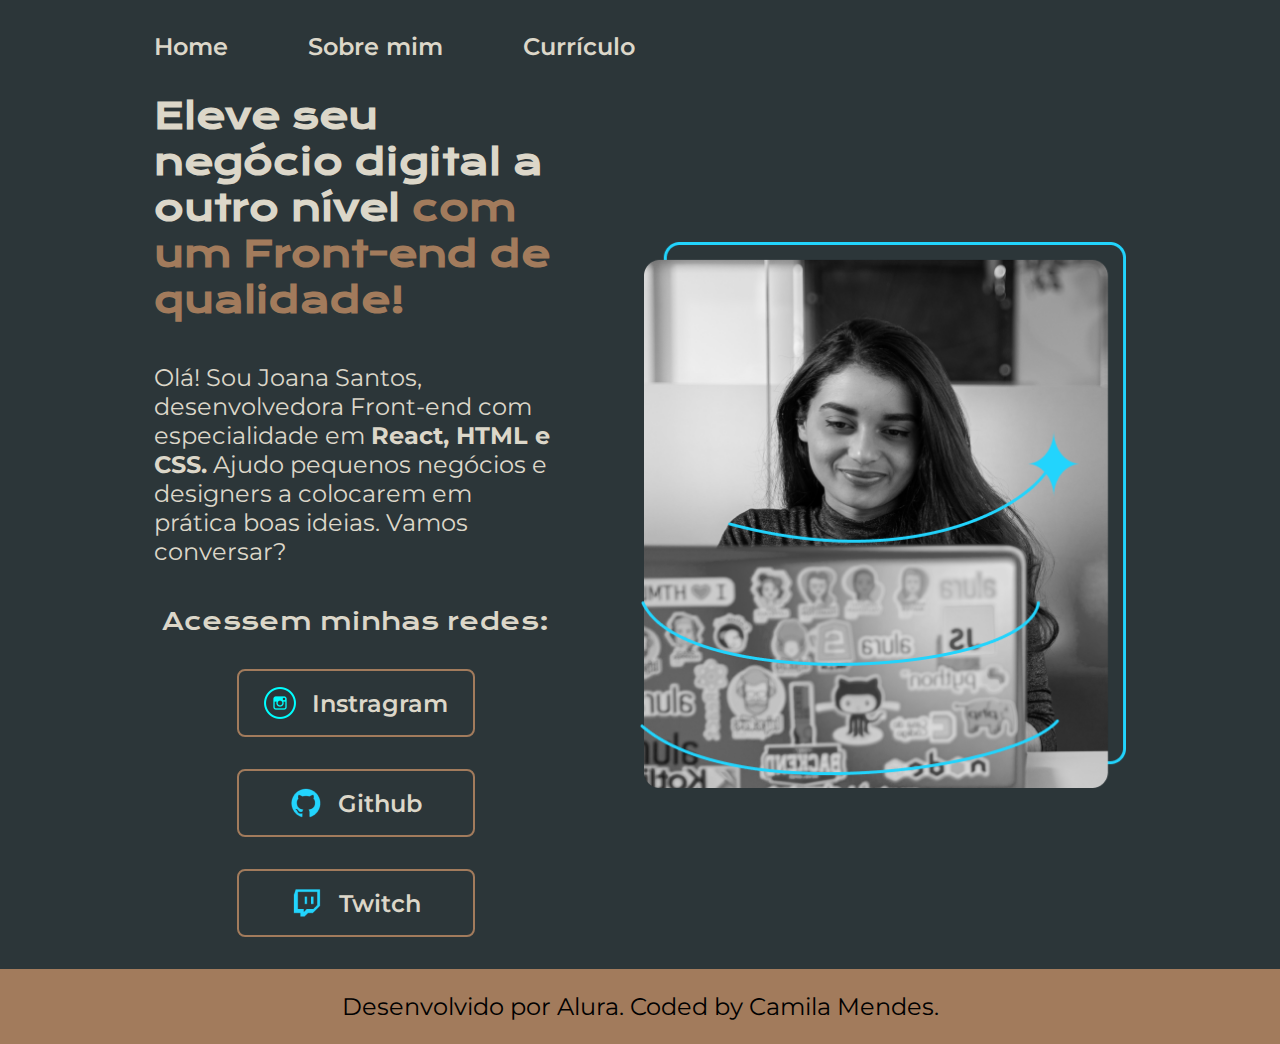
<file: index.html>
<!DOCTYPE html>
<html lang="pt-br">
    
<head>
    <meta charset="UTF-8">
    <meta http-equiv="X-UA-Compatible" content="IE=edge">
    <meta name="viewport" content="width=device-width, initial-scale=1.0">
    <title>Portifolio</title>
    <link rel="stylesheet" href="styles/style.css">
</head>

<body>
    <header class="cabecalho">
        <nav class="cabecalho__menu"> 
           <a class="cabecalho__menu__link" href="index.html">Home</a>
            <a class="cabecalho__menu__link"  href="about.html">Sobre mim</a>
            <a class="cabecalho__menu__link"  href="curriculo.html">Currículo</a>
        </nav>
    </header>
    <main class="apresentacao">
        <section class="apresentacao__conteudo"> 
            <h1 class="apresentacao__conteudo__titulo">Eleve seu negócio digital a outro nível <strong class="titulo-destaque">com um Front-end de qualidade!</strong></h1>
            <p class="apresentacao__conteudo__texto">Olá! Sou Joana Santos, desenvolvedora Front-end com especialidade em <strong> React, HTML e CSS.</strong> Ajudo pequenos negócios e designers a colocarem em prática boas ideias. Vamos conversar?</p>
            <div class="apresentacao__links">
                <h2 class="apresentacao__links__subtitulo"> Acessem minhas redes: </h2>
                <a class="apresentacao__links__navegacao" href="https://www.instagram.com/camilpx/">
                    <img class ="apresentacao__links__link__logo" src="assets/logo-instagram ciano.png" alt="Logo do Instagram">
                    Instragram 
                </a>
                <a class="apresentacao__links__navegacao" href="https://github.com">
                    <img src="assets/Logo-Github.png" alt="Logo do Github">
                    Github
                </a>
                <a class="apresentacao__links__navegacao" href="https://www.twitch.tv/tvcamila">
                    <img src="assets/Logo-Twitch.png" alt="Logo da Twitch">
                    Twitch
                </a>
            </div>
        </section>
        <img class="apresentacao__imagem" src="Imagem.png" alt="Foto da Joana Santos programando">
    </main>
    <footer class="rodape">
        <p class="rodape__texto"> Desenvolvido por Alura. Coded by Camila Mendes.</p>
    </footer>
</body>

</html>
</file>
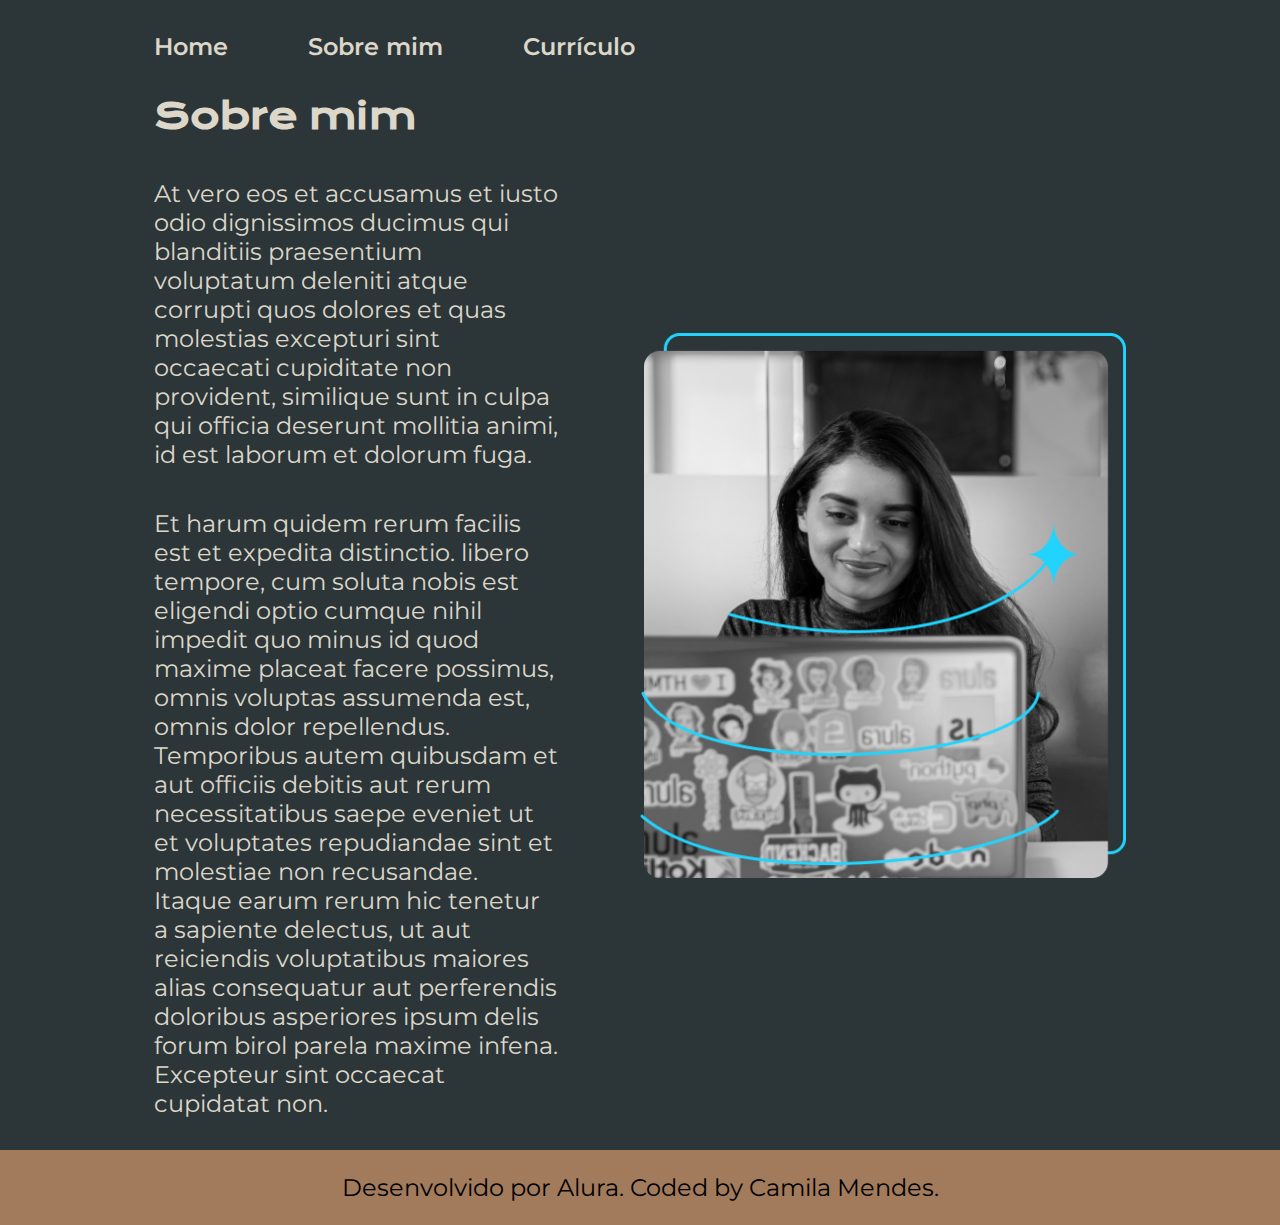
<file: about.html>
<!DOCTYPE html>
<html lang="pt-br">
<head>
    <meta charset="UTF-8">
    <meta http-equiv="X-UA-Compatible" content="IE=edge">
    <meta name="viewport" content="width=device-width, initial-scale=1.0">
    <title>Sobre mim</title>
    <link rel="stylesheet" href="styles/style.css">
</head>
<body>
    <header class="cabecalho">
        <nav class="cabecalho__menu"> 
           <a class="cabecalho__menu__link" href="index.html">Home</a>
            <a class="cabecalho__menu__link"  href="about.html">Sobre mim</a>
            <a class="cabecalho__menu__link"  href="curriculo.html">Currículo</a>
        </nav>
    </header>
    
    <main class="apresentacao">
        <section class="apresentacao__conteudo">
            <h1 class="apresentacao__conteudo__titulo">Sobre mim</h1>
            <p class="apresentacao__conteudo__texto">At vero eos et accusamus et iusto odio dignissimos ducimus qui blanditiis praesentium voluptatum deleniti atque corrupti quos dolores et quas molestias excepturi sint occaecati cupiditate non provident, similique sunt in culpa qui officia deserunt mollitia animi, id est laborum et dolorum fuga. </p>
            <p class="apresentacao__conteudo__texto"> Et harum quidem rerum facilis est et expedita distinctio. libero tempore, cum soluta nobis est eligendi optio cumque nihil impedit quo minus id quod maxime placeat facere possimus, omnis voluptas assumenda est, omnis dolor repellendus. Temporibus autem quibusdam et aut officiis debitis aut rerum necessitatibus saepe eveniet ut et voluptates repudiandae sint et molestiae non recusandae. Itaque earum rerum hic tenetur a sapiente delectus, ut aut reiciendis voluptatibus maiores alias consequatur aut perferendis doloribus asperiores ipsum delis forum birol parela maxime infena. Excepteur sint occaecat cupidatat non. </p>
        </section>
        <img class="apresentacao__imagem" src="Imagem.png" alt="Foto da Joana Santos programando">
    </main>
    
    <footer class="rodape">
        <p class="rodape__texto"> Desenvolvido por Alura. Coded by Camila Mendes.</p>
    </footer>
</body>
</html>
</file>
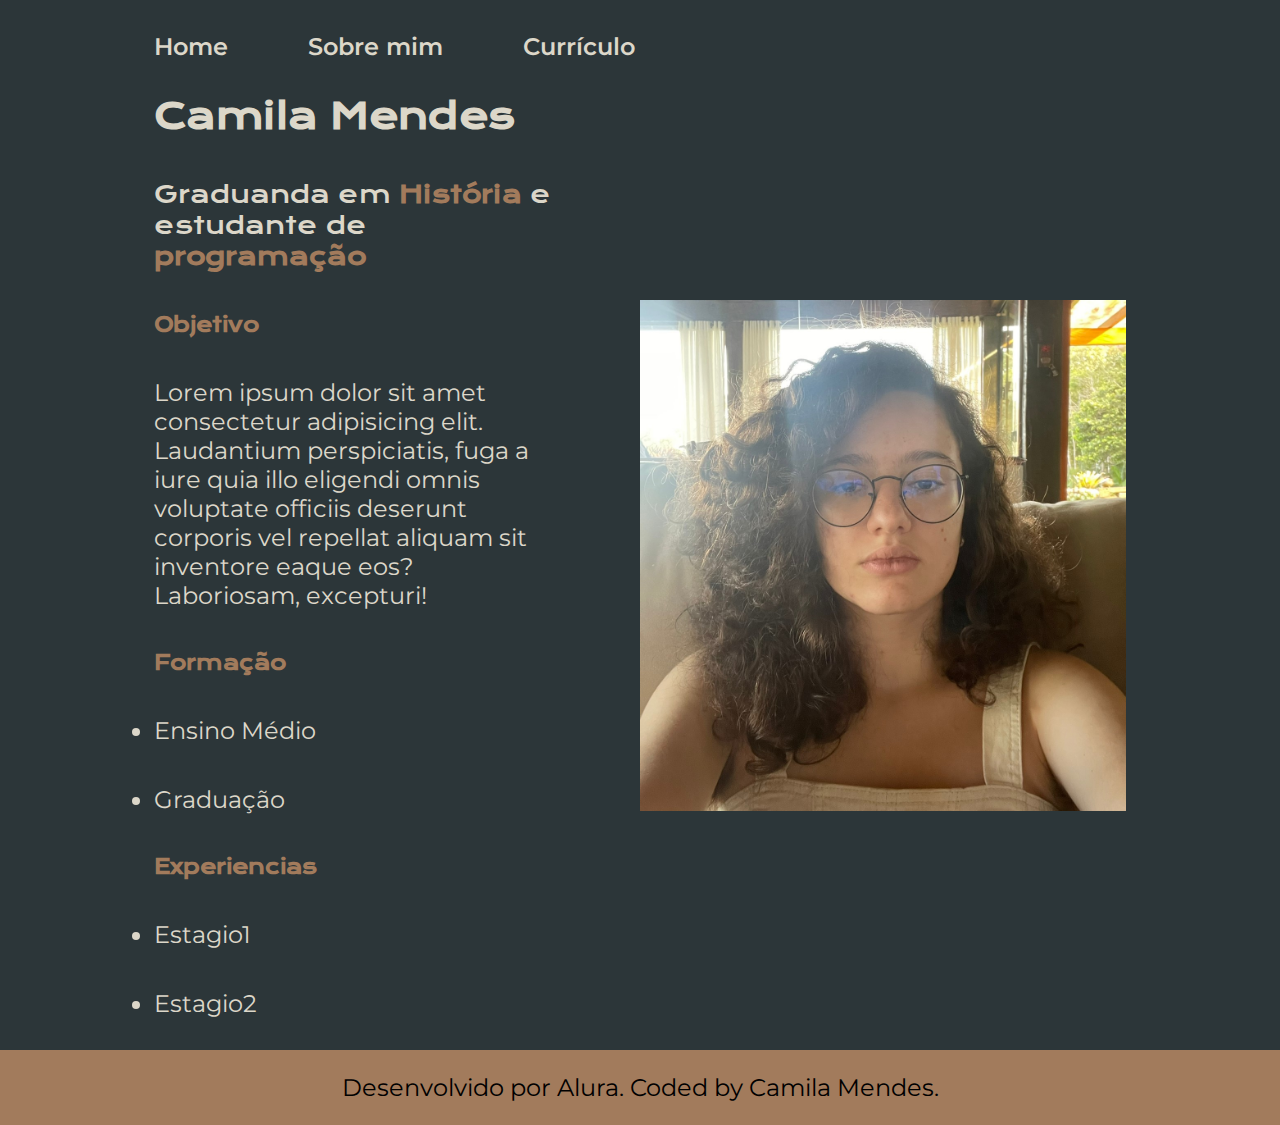
<file: curriculo.html>
<!DOCTYPE html>
<html lang="pt-br">
<head>
    <meta charset="UTF-8">
    <meta http-equiv="X-UA-Compatible" content="IE=edge">
    <meta name="viewport" content="width=device-width, initial-scale=1.0">
    <title>Currículo</title>
    <link rel="stylesheet" href="styles/style.css">
</head>
<body>
    <header class="cabecalho">
        <nav class="cabecalho__menu"> 
           <a class="cabecalho__menu__link" href="index.html">Home</a>
            <a class="cabecalho__menu__link"  href="about.html">Sobre mim</a>
            <a class="cabecalho__menu__link"  href="curriculo.html">Currículo</a>
        </nav>
    </header>

    <main class="apresentacao">
         <section class="apresentacao__conteudo">
            <h1 class="apresentacao__conteudo__titulo" >Camila Mendes</h1>
            <h2 class="apresentacao__links__subtitulo"> Graduanda em <strong class="titulo-destaque"> História </strong> e estudante de <strong class="titulo-destaque"> programação </strong> </h2>
            <h3 class="apresentacao__conteudo__subtitulo2">Objetivo</h3>
            <p class="apresentacao__conteudo__texto" >Lorem ipsum dolor sit amet consectetur adipisicing elit. Laudantium perspiciatis, fuga a iure quia illo eligendi omnis voluptate officiis deserunt corporis vel repellat aliquam sit inventore eaque eos? Laboriosam, excepturi!</p>
            <h3  class="apresentacao__conteudo__subtitulo2" >Formação</h3>
            <li class="apresentacao__conteudo_lista">Ensino Médio</li>
            <li class="apresentacao__conteudo_lista">Graduação</li>
            <h3  class="apresentacao__conteudo__subtitulo2" >Experiencias</h3>
            <li class="apresentacao__conteudo_lista" >Estagio1</li>
            <li class="apresentacao__conteudo_lista" >Estagio2</li>
         </section>
        <img class= apresentacao__imagem src="assets/perfil-camila.jpeg" alt="Foto da Camila Mendes">
    </main>

    <footer class="rodape">
        <p class="rodape__texto"> Desenvolvido por Alura. Coded by Camila Mendes.</p>
    </footer>
</body>
</html>
</file>
<file: styles/style.css>
@import url('https://fonts.googleapis.com/css2?family=Krona+One&family=Montserrat:wght@400;600&display=swap');

:root {
    --cor-primaria: #2C3639;
    --cor-secundaria: #DCD7C9; 
    --cor-tercearia: #A27B5C;  
    --cor-hover: #3F4E4F;

    --fonte-primaria: 'Krona One', sans-serif;
    --fonte-secundaria: 'Montserrat', sans-serif;
}

* {
    margin: 0;
    padding: 0;
    text-decoration: none;
}

body {
    /* height: 100vh; */
    box-sizing: border-box;
    background-color: var(--cor-primaria);
    color: var(--cor-secundaria);
}

.cabecalho {
    /* padding aqui */
    padding: 2.5% 0% 0% 12%
}

.cabecalho__menu {
/*  flex box aqui: gaps  */
    display: flex;
    gap: 80px;
}

.cabecalho__menu__link {
    font-family: var(--fonte-secundaria);
    font-weight: 600;
    font-size: 1.5rem;
    color: var(--cor-secundaria);
}


.apresentacao {
    padding: 2.5% 12%;
    display: flex;
    align-items: center;
    justify-content: space-between;
    gap: 82px;
}

.apresentacao__conteudo {
    width: 50%;
    display: flex;
    flex-direction: column;
    gap: 40px;
}
    
.apresentacao__conteudo__titulo {
    font-size: 2.25rem;
    font-family: var(--fonte-primaria);
}


.titulo-destaque {
    color: var(--cor-tercearia);
}

.apresentacao__conteudo__texto {
    font-size: 1.5rem;
    font-family:  var(--fonte-secundaria);
}

.apresentacao__links {
    display: flex;
    flex-direction: column;
    align-items: center;
    justify-content: space-between;
    gap: 32px;
}
 
.apresentacao__links__subtitulo {
    font-family: var(--fonte-primaria);     
    font-weight: 400;
    font-size: 1.5rem;
}

.apresentacao__links__navegacao {
    display: flex;
    align-items: center;
    justify-content: center;
    gap: 16px;
    background-color: var(--cor-primaria);
    width: 50%;
    text-align: center;
    border-radius: 8px;
    padding: 16px 16px;
    text-decoration: none;
    font-family: var(--fonte-secundaria);
    font-weight: 600;
    font-size: 1.5rem;
    color: var(--cor-secundaria);
    border: solid 2px var(--cor-tercearia);
}

.apresentacao__links__link:hover {
    font-size: 1.56rem;
    background-color: var(--cor-hover); 
}

.apresentacao__links__link__logo {
    height: 32px;
    width: 32px;
}

.apresentacao__imagem {
    width: 50%;
}

.rodape{
    background-color: var(--cor-tercearia);
}

.rodape__texto {
    font-family:  var(--fonte-secundaria);
    font-size: 1.5rem;
    font-weight: 400;
    text-align: center;
    color: black;
    padding: 23px;
}



/* estilos da pagina curriculo */

.apresentacao__selfie {
    max-height: 400px; 
    border-radius: 3%;
}

.apresentacao__conteudo__subtitulo2 {
    color: var(--cor-tercearia);
    font-family: var(--fonte-primaria);
    font-weight: 600;
    font-size: 1.25rem;
    
}

.apresentacao__conteudo_lista {
    font-size: 1.5rem; 
    font-family: var(--fonte-secundaria);
}

@media (max-width: 1200px) {
 
    .cabecalho {
        padding: 10% 0% 5% 0%;
    }


    .cabecalho__menu {
        justify-content: center;
    }

    .apresentacao {
        flex-direction: column-reverse;
        padding: 5%;
    }

    .apresentacao__conteudo {
        width: auto;
    }
}
</file>
